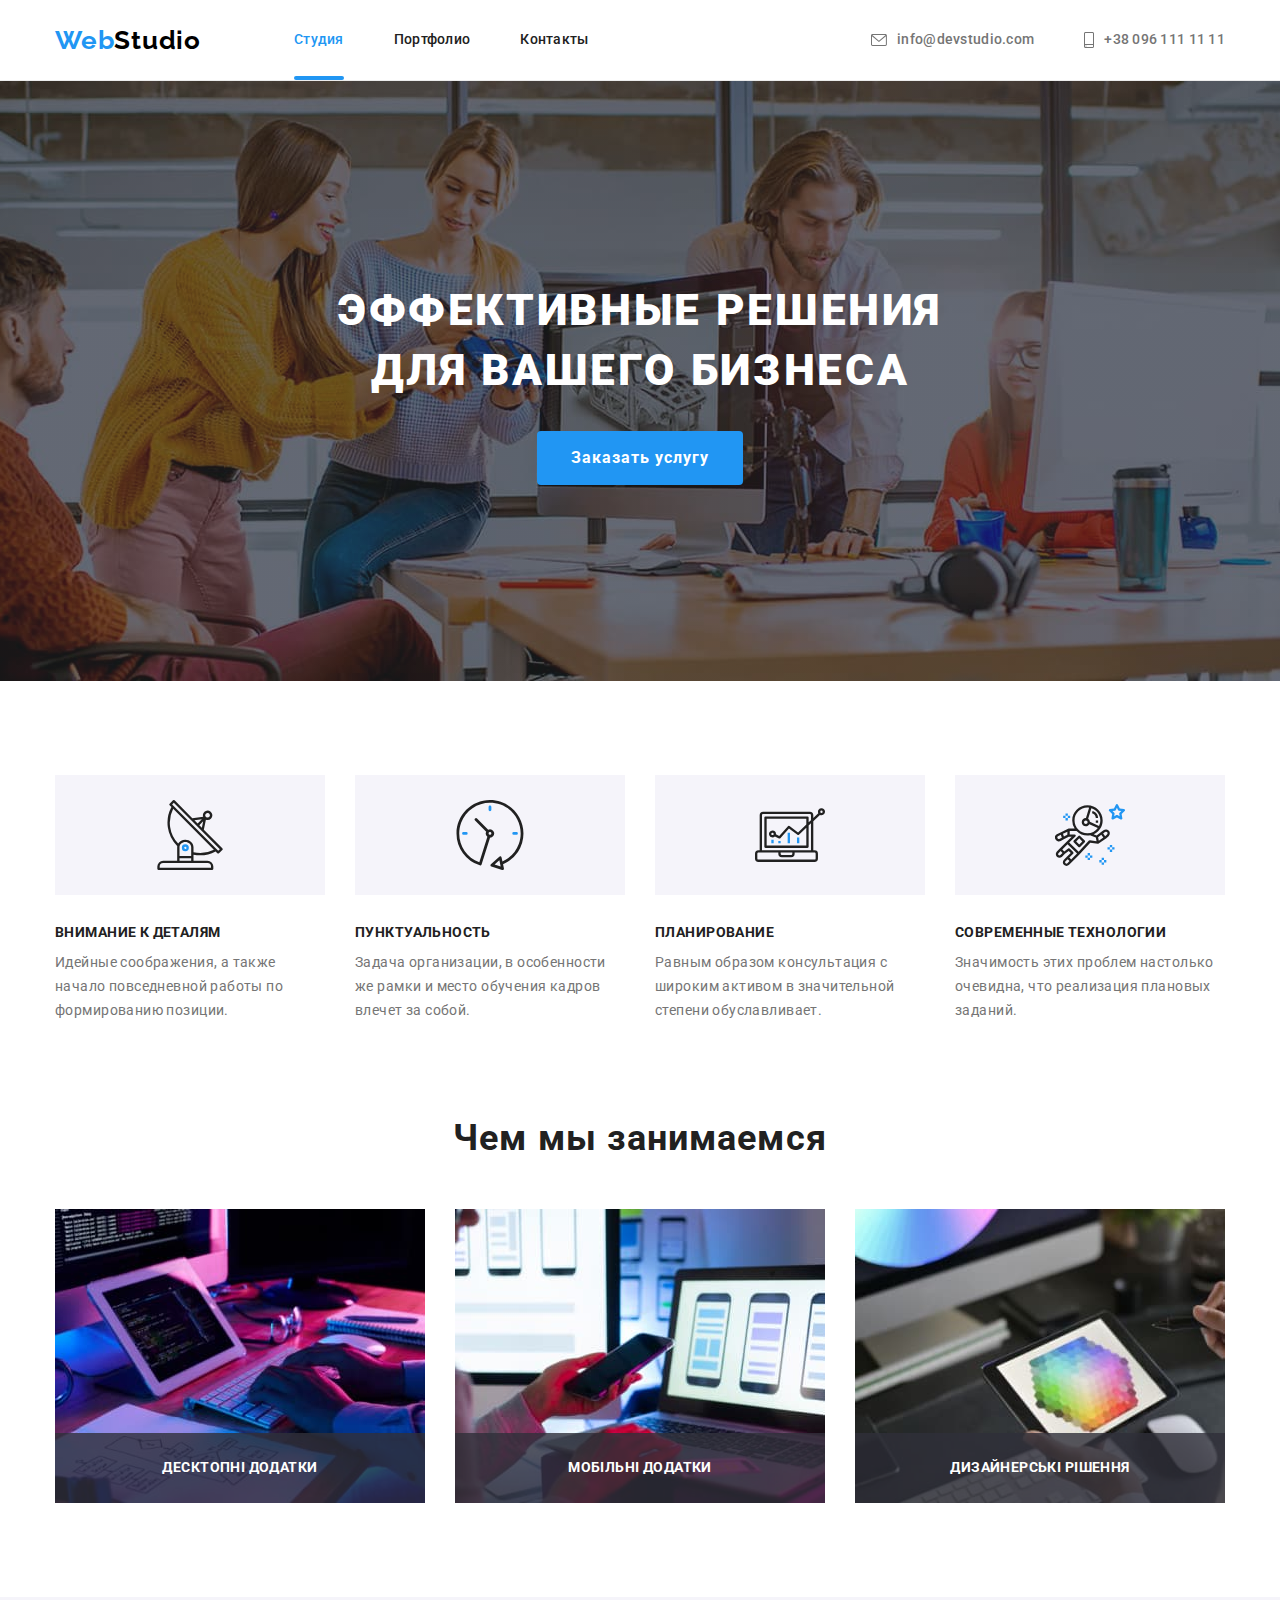
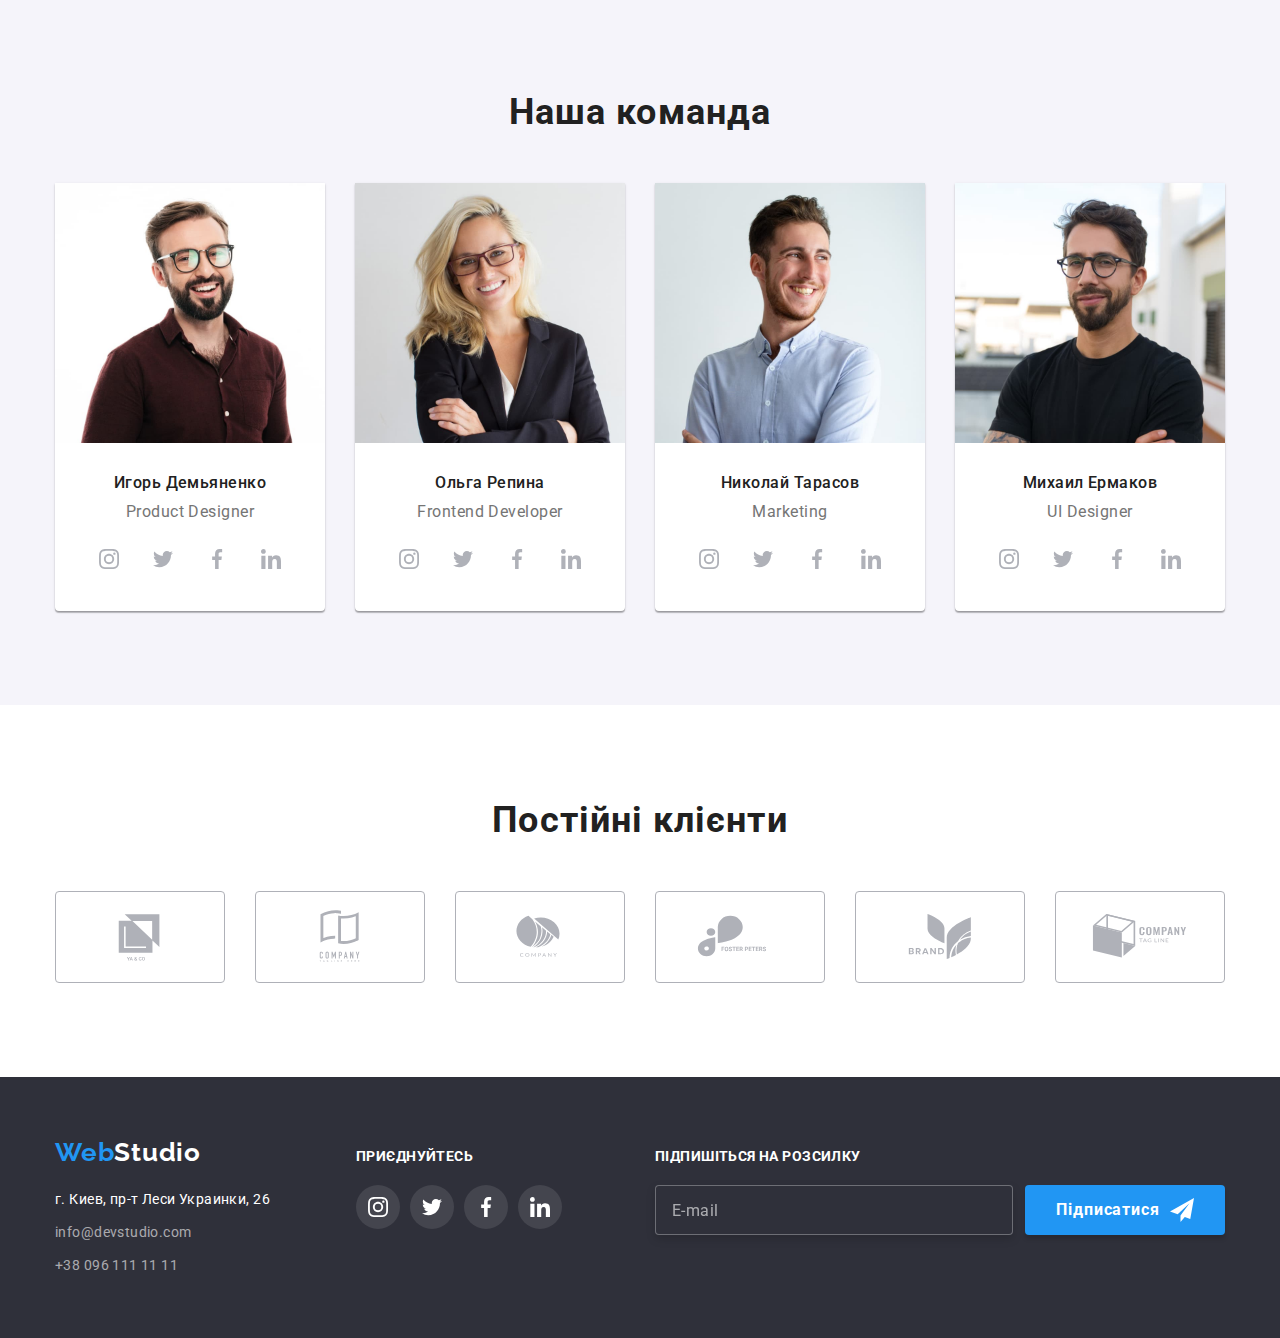
<file: index.html>
<!DOCTYPE html>
<html lang="en">

<head>
    <meta charset="UTF-8">
    <meta http-equiv="X-UA-Compatible" content="IE=edge">
    <meta name="viewport" content="width=device-width, initial-scale=1.0">
    <title>Document</title>
    <link rel="preconnect" href="https://fonts.googleapis.com">
    <link rel="preconnect" href="https://fonts.gstatic.com" crossorigin>
    <link href="https://fonts.googleapis.com/css2?family=Raleway:wght@700&family=Roboto:wght@400;500;700;900&display=swap"
        rel="stylesheet">
        <link rel="stylesheet" href="https://cdnjs.cloudflare.com/ajax/libs/modern-normalize/1.1.0/modern-normalize.min.css">
        <link rel="stylesheet" href="./css/main.min.css">
</head>

<body class="body">

    <header class="header">
        <div class="container header-container">
        <nav class="navigation">
            <a href="./index.html" class="logo header__logo link"><span class="logo__text">Web</span>Studio</a>
            <ul class="navigation__list list">
                <li class="navigation__item"><a href="" class="navigation__link current link">Студия</a></li>
                <li class="navigation__item"><a href="./portfolio.html" class="navigation__link link">Портфолио</a></li>
                <li class="navigation__item"><a href="" class="navigation__link link">Контакты</a></li>
            </ul>
        </nav>
        <ul class="connect list">
        <li class="connect__item">
            <a href="mailto:info@devstudio.com" class="connect__mailto link">
                <svg class="connect__icon" width="16" height="12">
                    <use href="./imges/icons.svg#icon-envelope"></use>
                </svg>
            info@devstudio.com</a></li>
        <li class="connect__item">
            <a href="tel:+380961111111" class="connect__tel link">
                <svg class="connect__icon" width="10" height="16">
                    <use href="./imges/icons.svg#icon-smartphone"></use>
                </svg>
            +38 096 111 11 11</a></li>
        </ul>
        </div>
    </header>

    <main>
        <section class="hero">
            <div class="container">
            <h1 class="hero__title">Эффективные решения для вашего бизнеса</h1>
            <button type="button" class="hero__btn" data-modal-open>Заказать услугу</button>
            </div>
        </section>

        <section class="benefits section">
            <div class="container">
            <h2 class="visually-hidden">Преимущества</h2>
            <ul class="benefits__list list">
                <li class="benefits__item">
                    <div class="benefits__thumb">
                        <svg class="benefits__icon" width="70" height="70">
                            <use href="./imges/icons.svg#icon-antenna"></use>
                        </svg>
                    </div>
                    <h3 class="benefits__title">Внимание к деталям</h3>
                    <p class="benefits__text">Идейные соображения, а также начало повседневной работы по формированию позиции.</p>
                </li>
                <li class="benefits__item">
                    <div class="benefits__thumb">
                        <svg class="benefits__icon" width="70" height="70">
                            <use href="./imges/icons.svg#icon-clock"></use>
                        </svg>
                    </div>
                    <h3 class="benefits__title">Пунктуальность</h3>
                    <p class="benefits__text">Задача организации, в особенности же рамки и место обучения кадров влечет за собой.</p>
                </li>
                <li class="benefits__item">
                    <div class="benefits__thumb">
                        <svg class="benefits__icon" width="70" height="70">
                            <use href="./imges/icons.svg#icon-diagram"></use>
                        </svg>
                    </div>
                    <h3 class="benefits__title">Планирование</h3>
                    <p class="benefits__text">Равным образом консультация с широким активом в значительной степени обуславливает.</p>
                </li>
                <li class="benefits__item"">
                    <div class="benefits__thumb">
                        <svg class="benefits__icon" width="70" height="70">
                            <use href="./imges/icons.svg#icon-astronaut"></use>
                        </svg>
                    </div>
                    <h3 class="benefits__title">Современные технологии</h3>
                    <p class="benefits__text">Значимость этих проблем настолько очевидна, что реализация плановых заданий.</p>
                </li>
            </ul>
            </div>
        </section>

        <section class="about">
            <div class="container">
            <h2 class="about__title">Чем мы занимаемся</h2>
            <ul class="about__list list">
                <li class="about__item">
                    <div class="about__wrap">
                        <img src="./imges/box-1.jpg" alt="монитор и печатающие руки на клавиатуре" width="370" height="294">
                        <p class="about__text">Десктопні додатки</p>
                    </div>
                </li>
                <li class="about__item">
                    <div class="about__wrap">
                        <img src="./imges/box-2.jpg" alt="открытый ноутбук и телефон в руках" width="370" height="294">
                        <p class="about__text">Мобільні додатки</p>
                    </div>
                </li>
                <li class="about__item">
                    <div class="about__wrap">
                        <img src="./imges/box-3.jpg" alt="планшет с цветным изображением в руках" width="370" height="294">
                        <p class="about__text">Дизайнерські рішення</p>
                    </div>
                </li>
            </ul>
            </div>
        </section>

        <section class="team section">
            <div class="container">
            <h2 class="team__title">Наша команда</h2>
            <ul class="team__list list">
                <li class="team__item">
                    <img src="./imges/teams-1.jpg" alt="мужчина" width="270" height="260">
                    <div class="team__box">
                    <h3 class="team__name">Игорь Демьяненко</h3>
                    <p class="team__text">Product Designer</p>
            <ul class="social list">
                <li class="social__item">
                    <a href="" class="social__link social__link--grey link">
                        <svg class="social__icon" width="20" height="20">
                            <use href="./imges/icons.svg#icon-instagram" ></use>
                        </svg>
                    </a>
                </li>
                <li class="social__item">
                    <a href="" class="social__link social__link--grey link"> 
                        <svg class="social__icon" width="20" height="20">
                            <use href="./imges/icons.svg#icon-twitter" ></use>
                    </svg></a>
                </li>
                <li class="social__item">
                    <a href="" class="social__link social__link--grey link">
                        <svg class="social__icon" width="20" height="20">
                            <use href="./imges/icons.svg#icon-facebook"></use></svg>
                    </a>
                </li>
                <li class="social__item">
                    <a href="" class="social__link social__link--grey link">
                        <svg class="social__icon" width="20" height="20">
                            <use href="./imges/icons.svg#icon-linkedin"></use></svg>
                        </a>
                </li>
            </ul>
            </div>
                
                </li>
                <li class="team__item">
                    <img src="./imges/teams-2.jpg" alt="женщина" width="270" height="260">
                    <div class="team__box">
                    <h3 class="team__name">Ольга Репина</h3>
                    <p class="team__text">Frontend Developer</p>
                                <ul class="social list">
                                    <li class="social__item">
                                        <a href="" class="social__link social__link--grey link">
                                            <svg class="social__icon" width="20" height="20">
                                                <use href="./imges/icons.svg#icon-instagram"></use>
                                            </svg>
                                        </a>
                                    </li>
                                    <li class="social__item">
                                        <a href="" class="social__link social__link--grey link">
                                            <svg class="social__icon" width="20" height="20">
                                                <use href="./imges/icons.svg#icon-twitter"></use>
                                            </svg></a>
                                    </li>
                                    <li class="social__item">
                                        <a href="" class="social__link social__link--grey link">
                                            <svg class="social__icon" width="20" height="20">
                                                <use href="./imges/icons.svg#icon-facebook"></use>
                                            </svg>
                                        </a>
                                    </li>
                                    <li class="social__item">
                                        <a href="" class="social__link social__link--grey link">
                                            <svg class="social__icon" width="20" height="20">
                                                <use href="./imges/icons.svg#icon-linkedin"></use>
                                            </svg>
                                        </a>
                                    </li>
                                </ul>
                                </div>
                </li>
                <li class="team__item">
                    <img src="./imges/teams-3.jpg" alt="мужчина" width="270" height="260">
                    <div class="team__box">
                    <h3 class="team__name">Николай Тарасов</h3>
                    <p class="team__text">Marketing</p>
                                <ul class="social list">
                                    <li class="social__item">
                                        <a href="" class="social__link social__link--grey link">
                                            <svg class="social__icon" width="20" height="20">
                                                <use href="./imges/icons.svg#icon-instagram"></use>
                                            </svg>
                                        </a>
                                    </li>
                                    <li class="social__item">
                                        <a href="" class="social__link social__link--grey link">
                                            <svg class="social__icon" width="20" height="20">
                                                <use href="./imges/icons.svg#icon-twitter"></use>
                                            </svg></a>
                                    </li>
                                    <li class="social__item">
                                        <a href="" class="social__link social__link--grey link">
                                            <svg class="social__icon" width="20" height="20">
                                                <use href="./imges/icons.svg#icon-facebook"></use>
                                            </svg>
                                        </a>
                                    </li>
                                    <li class="social__item">
                                        <a href="" class="social__link social__link--grey link">
                                            <svg class="social__icon" width="20" height="20">
                                                <use href="./imges/icons.svg#icon-linkedin"></use>
                                            </svg>
                                        </a>
                                    </li>
                                </ul>
                                </div>
                </li>
                <li class="team__item">
                    <img src="./imges/teams-4.jpg" alt="мужчина" width="270" height="260">
                    <div class="team__box">
                    <h3 class="team__name">Михаил Ермаков</h3>
                    <p class="team__text">UI Designer</p>
                                <ul class="social list">
                                    <li class="social__item">
                                        <a href="" class="social__link social__link--grey link">
                                            <svg class="social__icon" width="20" height="20">
                                                <use href="./imges/icons.svg#icon-instagram"></use>
                                            </svg>
                                        </a>
                                    </li>
                                    <li class="social__item">
                                        <a href="" class="social__link social__link--grey link">
                                            <svg class="social__icon" width="20" height="20">
                                                <use href="./imges/icons.svg#icon-twitter"></use>
                                            </svg></a>
                                    </li>
                                    <li class="social__item">
                                        <a href="" class="social__link social__link--grey link">
                                            <svg class="social__icon" width="20" height="20">
                                                <use href="./imges/icons.svg#icon-facebook"></use>
                                            </svg>
                                        </a>
                                    </li>
                                    <li class="social__item">
                                        <a href="" class="social__link social__link--grey link">
                                            <svg class="social__icon" width="20" height="20">
                                                <use href="./imges/icons.svg#icon-linkedin"></use>
                                            </svg>
                                        </a>
                                    </li>
                                </ul>
                                </div>
                </li>
            </ul>
            </div>
        </section>

        <section class="clients section">
            <div class="container">
                <h2 class="clients__title">Постійні клієнти</h2>
                <ul class="clients__list list">
                        <li class="clients__item">
                            <a href="" class="clients__link social__link--grey link">
                                <svg class="clients__icon" width="106" height="60">
                                    <use href="./imges/icons.svg#icon-Logo-6"></use>
                                </svg>
                            </a>
                        </li>
                        <li class="clients__item">
                            <a href="" class="clients__link social__link--grey link">
                                <svg class="clients__icon" width="106" height="60">
                                    <use href="./imges/icons.svg#icon-Logo-1"></use>
                                </svg>
                            </a>
                        </li>
                        <li class="clients__item">
                            <a href="" class="clients__link social__link--grey link">
                                <svg class="clients__icon" width="106" height="60">
                                    <use href="./imges/icons.svg#icon-Logo-2"></use>
                                </svg>
                            </a>
                        </li>
                        <li class="clients__item">
                            <a href="" class="clients__link social__link--grey link">
                                <svg class="clients__icon" width="106" height="60">
                                    <use href="./imges/icons.svg#icon-Logo-3"></use>
                                </svg>
                            </a>
                        </li>
                        <li class="clients__item">
                            <a href="" class="clients__link social__link--grey link">
                                <svg class="clients__icon" width="106" height="60">
                                    <use href="./imges/icons.svg#icon-Logo-4"></use>
                                </svg>
                            </a>
                        </li>
                        <li class="clients__item">
                            <a href="" class="clients__link social__link--grey link">
                                <svg class="clients__icon" width="106" height="60">
                                    <use href="./imges/icons.svg#icon-Logo-5"></use>
                                </svg>
                            </a>
                        </li>
                </ul>
            </div>
        </section>

    </main>

    <footer class="footer">
        <div class="footer__box container">
        <div class="footer__bloc">
        <a href="./index.html" class="logo footer__logo link"><span class="logo__text">Web</span>Studio</a>
        <address class="address">
            <ul class="address__list list">
                <li class="address__item">
                    <a href="https://goo.gl/maps/8jE5HyTVYEjCZsJu9" target="_blank"
                        rel="noopener noreferrer nofollow" class="address__contacts address__contacts--white link">г. Киев, пр-т Леси Украинки, 26</a>
                </li>
                <li class="address__item">
                    <a href="mailto:info@devstudio.com" class="address__contacts address__contacts--grey link">info@devstudio.com</a>
                </li>
                <li class="address__item">
                    <a href="tel:+380961111111" class="address__contacts address__contacts--grey link">+38 096 111 11 11</a>
                </li>
            </ul>
        </address>
        </div>
        <div class="social-networks">
            <h3 class="footer__title">приєднуйтесь</h3>
                                <ul class="social list">
                                    <li class="social__item">
                                        <a href="" class="social__link social__link--white link">
                                            <svg class="social__icon" width="20" height="20">
                                                <use href="./imges/icons.svg#icon-instagram"></use>
                                            </svg>
                                        </a>
                                    </li>
                                    <li class="social__item">
                                        <a href="" class="social__link social__link--white link">
                                            <svg class="social__icon" width="20" height="20">
                                                <use href="./imges/icons.svg#icon-twitter"></use>
                                            </svg></a>
                                    </li>
                                    <li class="social__item">
                                        <a href="" class="social__link social__link--white link">
                                            <svg class="social__icon" width="20" height="20">
                                                <use href="./imges/icons.svg#icon-facebook"></use>
                                            </svg>
                                        </a>
                                    </li>
                                    <li class="social__item">
                                        <a href="" class="social__link social__link--white link">
                                            <svg class="social__icon" width="20" height="20">
                                                <use href="./imges/icons.svg#icon-linkedin"></use>
                                            </svg>
                                        </a>
                                    </li>
                                </ul>
        </div>
        
        <form class="form">
            <h3 class="footer__title">Підпишіться на розсилку</h3>
            <div class="form__box">
            <input type="email" name="email" placeholder="E-mail" class="form__input"/>
            <button type="submit" class="form__button"><span class="form__text">Підписатися</span>
                <svg class="form__icon" width="24" height="24">
                    <use href="./imges/icons.svg#icon-icon-send"></use>
                </svg>
            </button>
            </div>
        </form>
        </div>
    </footer>

    <div class="backdrop is-hidden" data-modal>
        <div class="modal">
            <button type="button" class="modal__button" data-modal-close>
                <svg class="modal__icon" width="14" height="14">
                    <use href="./imges/icons.svg#icon-close-black-18dp-2-1"></use>
                </svg>
            </button>
            <p class="modal__title">Залиште свої дані, ми вам передзвонимо</p>
            <form class="modal__form">
                <div class="modal__field">
                <label class="modal__label" for="username">Ім'я</label>
                <div class="modal__input-wrap">  
                <input type="text" name="username" id="username" class="modal__input"/>
                    <svg class="modal__input-icon" width="18" height="18">
                        <use href="./imges/icons.svg#icon-person-black-18dp-1-1"></use>
                    </svg>
                    </div>
                </div>
                
                <div class="modal__field">
                <label class="modal__label" for="tel">Телефон</label>
                    <div class="modal__input-wrap">
                        <input type="tel" name="tel" id="tel" value=" " class="modal__input"/>
                            <svg class="modal__input-icon" width="18" height="18">
                                <use href="./imges/icons.svg#icon-phone-black"></use>
                            </svg>
                    </div>
                </div>
                
                <div class="modal__field">
                <label class="modal__label" for="email">Пошта</label>
                    <div class="modal__input-wrap">
                <input type="email" name="email" id="email" value=" " class="modal__input"/>
                    <svg class="modal__input-icon" width="18" height="18">
                        <use href="./imges/icons.svg#icon-email-black"></use>
                    </svg>
                    </div>
                </div>

                <div class="modal__field-coment">
                <label class="modal__label" for="field">Коментар</label>
                    <textarea name="feedback" rows="10" id="field" placeholder="Введіть текст" class="modal__feedback"></textarea>
                </div>

                <div class="modal__policy">
                <input type="checkbox" name="policy" id="policy" class="modal__checkbox-policy visually-hidden" value="true"> 
                <label for="policy" class="modal__label-policy modal__label-policy--grey">
                    <span class="modal__chec">
                        <svg class="modal__chec-icon" width="11" height="8">
                            <use href="./imges/icons.svg#icon-icon-check-1"></use>
                        </svg>
                    </span>
                    <span>Погоджуюся з розсилкою та приймаю</span><a href="" class="modal__label-policy modal__label-policy--link">Умови договору</a></label> 
                </div>

                <button type="submit" class="form__button"><span class="form__text">Відправити</span></button>

            </form>
        </div>
    </div>
    <script src="./js/modal.js"></script>
</body>
</html>
</file>
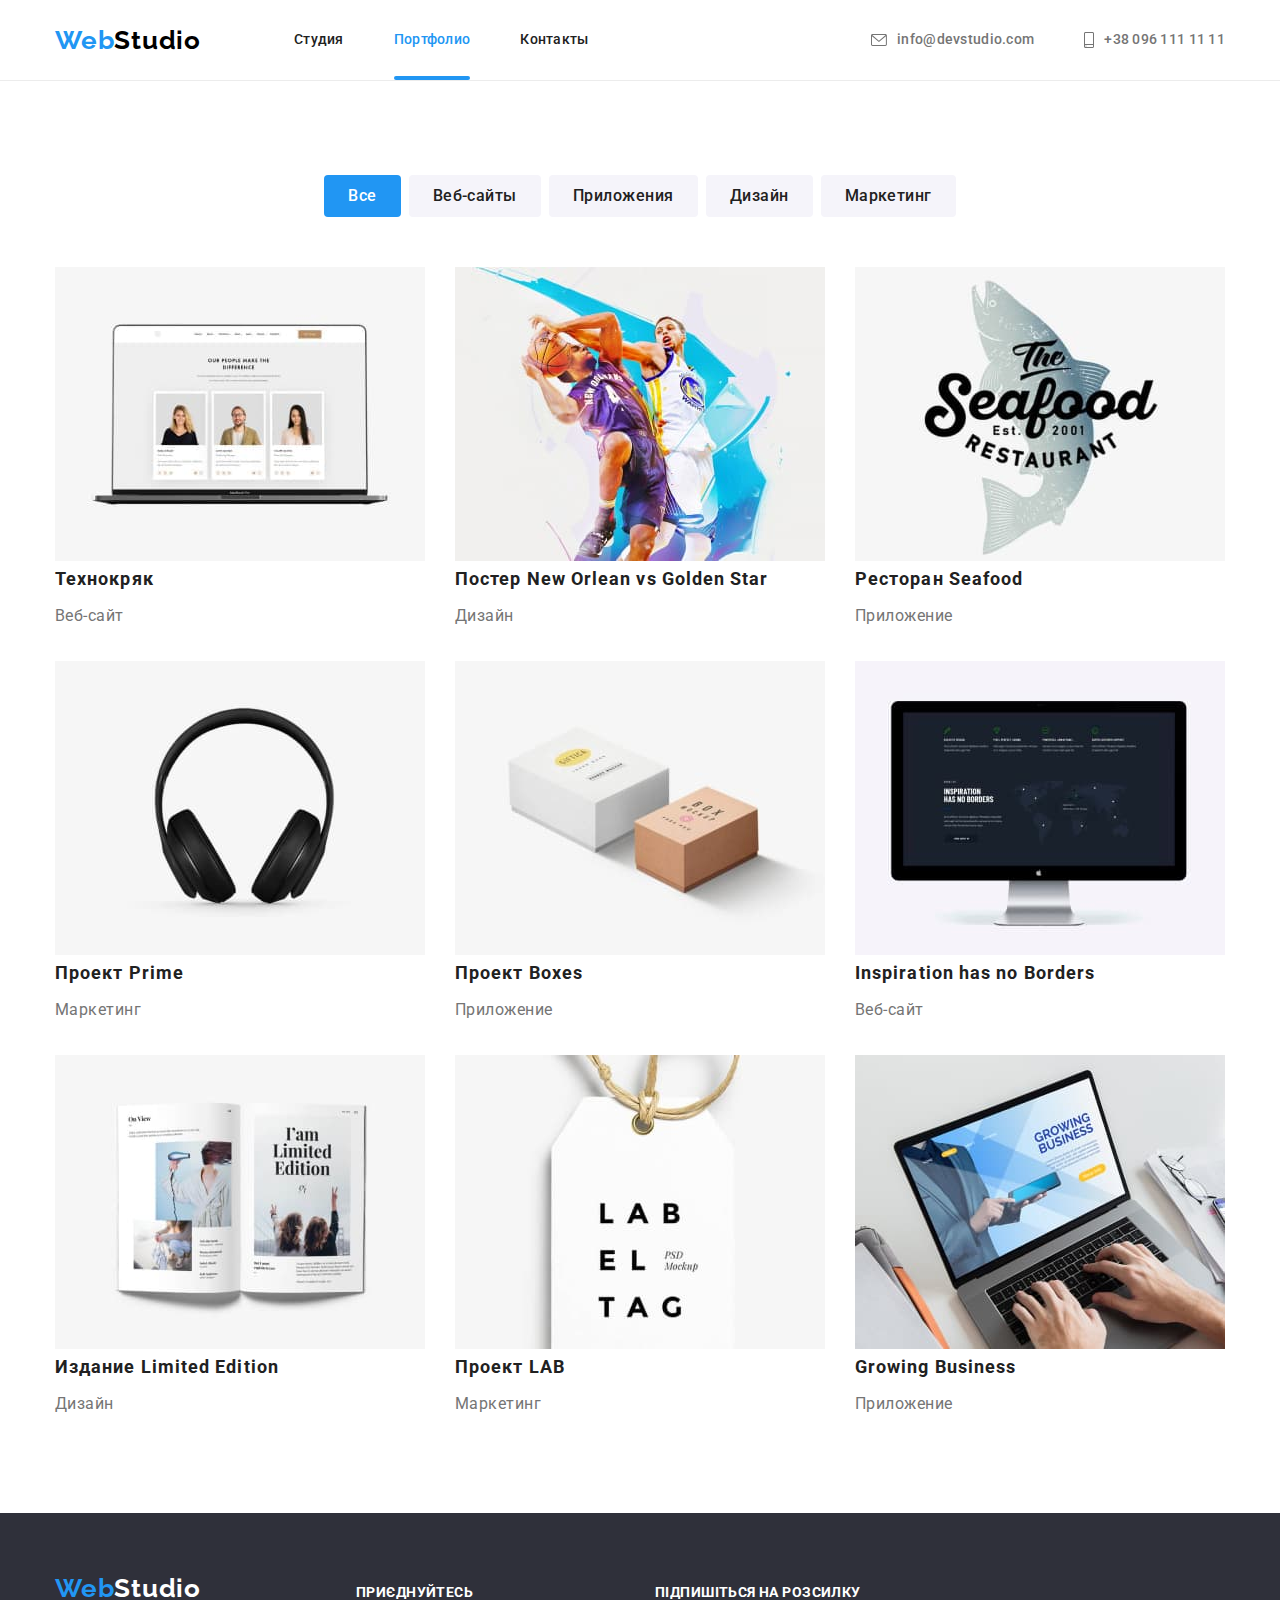
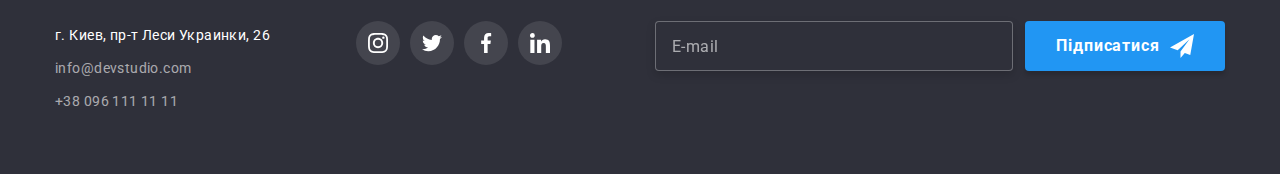
<file: portfolio.html>
<!DOCTYPE html>
<html lang="en">

<head>
    <meta charset="UTF-8">
    <meta http-equiv="X-UA-Compatible" content="IE=edge">
    <meta name="viewport" content="width=device-width, initial-scale=1.0">
    <title>Document</title>
    <link rel="preconnect" href="https://fonts.googleapis.com">
    <link rel="preconnect" href="https://fonts.gstatic.com" crossorigin>
    <link
        href="https://fonts.googleapis.com/css2?family=Raleway:wght@700&family=Roboto:wght@400;500;700;900&display=swap"
        rel="stylesheet">
        <link rel="stylesheet" href="https://cdnjs.cloudflare.com/ajax/libs/modern-normalize/1.1.0/modern-normalize.min.css">
        <link rel="stylesheet" href="./css/main.min.css">
</head>

<body class="body">

    <header class="header">
        <div class="container header-container">
        <nav class="navigation">
            <a href="./index.html" class="logo header__logo link"><span class="logo__text">Web</span>Studio</a>
            <ul class="navigation__list list">
                <li class="navigation__item"><a href="./index.html" class="navigation__link link">Студия</a></li>
                <li class="navigation__item"><a href="" class="navigation__link current link">Портфолио</a></li>
                <li class="navigation__item"><a href="" class="navigation__link link">Контакты</a></li>
            </ul>
        </nav>
        <ul class="connect list">
            <li class="connect__item">
                <a href="mailto:info@devstudio.com" class="connect__mailto link">
                    <svg class="connect__icon" width="16" height="12">
                        <use href="./imges/icons.svg#icon-envelope"></use>
                    </svg>
                    info@devstudio.com</a>
            </li>
            <li class="connect__item">
                <a href="tel:+380961111111" class="connect__tel link">
                    <svg class="connect__icon" width="10" height="16">
                        <use href="./imges/icons.svg#icon-smartphone"></use>
                    </svg>
                    +38 096 111 11 11</a>
            </li>
        </ul>
        </div>
    </header>

    <main>
        <section class="portfolio section">
            <div class="container">
        <h1 class="visually-hidden">Портфолио</h1>
        <ul class="portfolio__btn-list list">
            <li><button type="button" class="portfolio__btn portfolio__btn--all">Все</button></li>
            <li><button type="button" class="portfolio__btn">Веб-сайты</button></li>
            <li><button type="button" class="portfolio__btn">Приложения</button></li>
            <li><button type="button" class="portfolio__btn">Дизайн</button></li>
            <li><button type="button" class="portfolio__btn">Маркетинг</button></li>
        </ul>
        <ul class="card__list list">
            <li class="card__item">
                <a href="" class="card__link link">
                    <div class="card__wrap">
                        <img src="./imges/portfolio-1.jpg" alt="компъютер с сайтом" width="370" height="294" class="card__img">
                        <p class="card__description">Ресурс пропонує комплексні пропозиції з різним рівнем функціоналу та сервісів. Все це дозволить відвідувачу отримати
                        вичерпні відомості про компанію чи приватну особу.</p>
                    </div>
                    <div class="card__box"> 
                        <h2 class="card__title">Технокряк</h2>
                        <p class="card__text">Веб-сайт</p></div></a></li>
            
            <li class="card__item">
                <a href="" class="card__link link">
                    <div class="card__wrap">
                        <img src="./imges/portfolio-2.jpg" alt="два баскетболиста" width="370" height="294" class="card__img">
                        <p class="card__description">Ресурс пропонує комплексні пропозиції з різним рівнем функціоналу та сервісів. Все це
                        дозволить відвідувачу отримати
                        вичерпні відомості про компанію чи приватну особу.</p>
                    </div>
                    <div class="card__box"> 
                        <h2 class="card__title">Постер New Orlean vs Golden Star</h2>
                        <p class="card__text">Дизайн</p></div></a></li>
            
            <li class="card__item">
                <a href="" class="card__link link">
                    <div class="card__wrap">
                        <img src="./imges/portfolio-3.jpg" alt="логотип с рыбой" width="370" height="294"class="card__img">
                        <p class="card__description">Ресурс пропонує комплексні пропозиції з різним рівнем функціоналу та сервісів. Все це
                        дозволить відвідувачу отримати
                        вичерпні відомості про компанію чи приватну особу.</p>
                        </div>
                    <div class="card__box"> 
                            <h2 class="card__title">Ресторан Seafood</h2>
                            <p class="card__text">Приложение</p></div></a></li>
            
            <li class="card__item">
                <a href="" class="card__link link">
                    <div class="card__wrap">
                        <img src="./imges/portfolio-4.jpg" alt="наушники" width="370" height="294"class="card__img">
                        <p class="card__description">Ресурс пропонує комплексні пропозиції з різним рівнем функціоналу та сервісів. Все це
                        дозволить відвідувачу отримати
                        вичерпні відомості про компанію чи приватну особу.</p>
                    </div>
                    <div class="card__box"> 
                            <h2 class="card__title">Проект Prime</h2>
                            <p class="card__text">Маркетинг</p></div></a></li>

            <li class="card__item">
                <a href="" class="card__link link">
                    <div class="card__wrap">
                        <img src="./imges/portfolio-5.jpg" alt="две коробки" width="370" height="294"class="card__img">
                        <p class="card__description">Ресурс пропонує комплексні пропозиції з різним рівнем функціоналу та сервісів. Все це
                        дозволить відвідувачу отримати
                        вичерпні відомості про компанію чи приватну особу.</p>
                    </div>
                    <div class="card__box"> 
                            <h2 class="card__title">Проект Boxes</h2>
                            <p class="card__text">Приложение</p></div></a></li>

            <li class="card__item">
                <a href="" class="card__link link">
                    <div class="card__wrap">
                        <img src="./imges/portfolio-6.jpg" alt="монитор компъютера" width="370" height="294"class="card__img">
                        <p class="card__description">Ресурс пропонує комплексні пропозиції з різним рівнем функціоналу та сервісів. Все це
                        дозволить відвідувачу отримати
                        вичерпні відомості про компанію чи приватну особу.</p>
                    </div>
                    <div class="card__box"> 
                            <h2 class="card__title">Inspiration has no Borders</h2>
                            <p class="card__text">Веб-сайт</p></div></a></li>

            <li class="card__item">
                <a href="" class="card__link link">
                    <div class="card__wrap">
                        <img src="./imges/portfolio-7.jpg" alt="открытый журнал" width="370" height="294"class="card__img">
                        <p class="card__description">Ресурс пропонує комплексні пропозиції з різним рівнем функціоналу та сервісів. Все це
                        дозволить відвідувачу отримати
                        вичерпні відомості про компанію чи приватну особу.</p>
                    </div>
                    <div class="card__box"> 
                            <h2 class="card__title">Издание Limited Edition</h2>
                            <p class="card__text">Дизайн</p></div></a></li>

            <li class="card__item">
                <a href="" class="card__link link">
                    <div class="card__wrap">
                        <img src="./imges/portfolio-8.jpg" alt="бирка" width="370" height="294"class="card__img">
                        <p class="card__description">Ресурс пропонує комплексні пропозиції з різним рівнем функціоналу та сервісів. Все це
                        дозволить відвідувачу отримати
                        вичерпні відомості про компанію чи приватну особу.</p>
                    </div>
                    <div class="card__box"> 
                            <h2 class="card__title">Проект LAB</h2>
                        <p class="card__text">Маркетинг</p></div></a></li>

            <li class="card__item">   
                <a href="" class="card__link link">
                    <div class="card__wrap">
                        <img src="./imges/portfolio-9.jpg" alt="ноутбук" width="370" height="294"class="card__img">
                        <p class="card__description">Ресурс пропонує комплексні пропозиції з різним рівнем функціоналу та сервісів. Все це
                        дозволить відвідувачу отримати
                        вичерпні відомості про компанію чи приватну особу.</p>
                    </div>
                    <div class="card__box"> 
                            <h2 class="card__title">Growing Business</h2>
                        <p class="card__text">Приложение</p></div></a></li>
        </ul>
        </div>
        </section>
    </main>

    <footer class="footer">
        <div class="footer__box container">
            <div class="footer__bloc">
                <a href="./index.html" class="logo footer__logo link"><span class="logo__text">Web</span>Studio</a>
                <address class="address">
                    <ul class="address__list list">
                        <li class="address__item">
                            <a href="https://goo.gl/maps/8jE5HyTVYEjCZsJu9" target="_blank"
                                rel="noopener noreferrer nofollow"
                                class="address__contacts address__contacts--white link">г. Киев, пр-т Леси Украинки, 26</a>
                        </li>
                        <li class="address__item">
                            <a href="mailto:info@devstudio.com"
                                class="address__contacts address__contacts--grey link">info@devstudio.com</a>
                        </li>
                        <li class="address__item">
                            <a href="tel:+380961111111" class="address__contacts address__contacts--grey link">+38 096 111
                                11 11</a>
                        </li>
                    </ul>
                </address>
            </div>
            <div class="social-networks">
                <h3 class="footer__title">приєднуйтесь</h3>
                <ul class="social list">
                    <li class="social__item">
                        <a href="" class="social__link social__link--white link">
                            <svg class="social__icon" width="20" height="20">
                                <use href="./imges/icons.svg#icon-instagram"></use>
                            </svg>
                        </a>
                    </li>
                    <li class="social__item">
                        <a href="" class="social__link social__link--white link">
                            <svg class="social__icon" width="20" height="20">
                                <use href="./imges/icons.svg#icon-twitter"></use>
                            </svg></a>
                    </li>
                    <li class="social__item">
                        <a href="" class="social__link social__link--white link">
                            <svg class="social__icon" width="20" height="20">
                                <use href="./imges/icons.svg#icon-facebook"></use>
                            </svg>
                        </a>
                    </li>
                    <li class="social__item">
                        <a href="" class="social__link social__link--white link">
                            <svg class="social__icon" width="20" height="20">
                                <use href="./imges/icons.svg#icon-linkedin"></use>
                            </svg>
                        </a>
                    </li>
                </ul>
            </div>
    
            <form class="form">
                <h3 class="footer__title">Підпишіться на розсилку</h3>
                <div class="form__box">
                    <input type="email" name="email" placeholder="E-mail" class="form__input" />
                    <button type="submit" class="form__button"><span class="form__text">Підписатися</span>
                        <svg class="form__icon" width="24" height="24">
                            <use href="./imges/icons.svg#icon-icon-send"></use>
                        </svg>
                    </button>
                </div>
            </form>
        </div>
    </footer>

    </body>
    
    </html>
</file>
<file: css/main.min.css>
:root{--color-text: #757575;--color-title: #212121;--color-link: #2196F3}.visually-hidden{position:absolute;white-space:nowrap;width:1px;height:1px;overflow:hidden;border:0;padding:0;clip:rect(0 0 0 0);-webkit-clip-path:inset(50%);clip-path:inset(50%);margin:-1px}p,h1,h2,h3,h4,h5,h6{margin:0}ul{margin:0;padding-left:0}img{display:block}.body{font-family:"Roboto",sans-serif}.list{list-style:none}.link{text-decoration:none}.section{padding-bottom:94px;padding-top:94px}.container{width:1200px;margin-left:auto;margin-right:auto;padding-left:15px;padding-right:15px}.navigation{display:-webkit-box;display:-ms-flexbox;display:flex;-webkit-box-align:center;-ms-flex-align:center;align-items:center}.navigation__list{display:-webkit-box;display:-ms-flexbox;display:flex;-webkit-box-align:center;-ms-flex-align:center;align-items:center;gap:50px}.navigation__link{display:block;padding-top:32px;padding-bottom:32px;font-weight:500;font-size:14px;line-height:1.14;letter-spacing:.02em;color:var(--color-title);-webkit-transition:color 250ms cubic-bezier(0.4, 0, 0.2, 1);transition:color 250ms cubic-bezier(0.4, 0, 0.2, 1)}.navigation__link:hover,.navigation__link:focus{color:var(--color-link)}.header{border-bottom:#ececec 1px solid}.header>.container{display:-webkit-box;display:-ms-flexbox;display:flex}.header__logo{margin-right:93px;color:#000}.logo{font-weight:700;font-size:26px;line-height:1.19;letter-spacing:.03em;font-family:"Raleway";font-style:normal}.logo__text{font-weight:700;font-size:26px;line-height:1.19;letter-spacing:.03em;font-family:"Raleway";font-style:normal;color:var(--color-link)}.current{color:var(--color-link);position:relative}.current::after{content:"";width:100%;height:4px;background:var(--color-link);border-radius:2px;position:absolute;bottom:0;right:0}.connect{display:-webkit-box;display:-ms-flexbox;display:flex;-webkit-box-align:center;-ms-flex-align:center;align-items:center;gap:50px;margin-left:auto}.connect__tel{padding-top:32px;padding-bottom:32px;font-weight:500;font-size:14px;line-height:1.14;letter-spacing:.02em;color:var(--color-text);display:-webkit-box;display:-ms-flexbox;display:flex;-webkit-box-align:center;-ms-flex-align:center;align-items:center;-webkit-transition:color 250ms cubic-bezier(0.4, 0, 0.2, 1);transition:color 250ms cubic-bezier(0.4, 0, 0.2, 1)}.connect__tel:hover,.connect__tel:focus{color:var(--color-link)}.connect__mailto{padding-top:32px;padding-bottom:32px;font-weight:500;font-size:14px;line-height:1.14;letter-spacing:.02em;color:var(--color-text);display:-webkit-box;display:-ms-flexbox;display:flex;-webkit-box-align:center;-ms-flex-align:center;align-items:center;-webkit-transition:color 250ms cubic-bezier(0.4, 0, 0.2, 1);transition:color 250ms cubic-bezier(0.4, 0, 0.2, 1)}.connect__mailto:hover,.connect__mailto:focus{color:var(--color-link)}.connect__icon{margin-right:10px;fill:currentColor}.hero{background-color:#2f303a;background-color:#2f303a;background-image:-webkit-gradient(linear, left top, left bottom, from(rgba(47, 55, 58, 0.4)), to(rgba(47, 55, 58, 0.4))),url(../imges/hero-bg.jpg);background-image:linear-gradient(rgba(47, 55, 58, 0.4), rgba(47, 55, 58, 0.4)),url(../imges/hero-bg.jpg);margin-left:auto;margin-right:auto;background-repeat:no-repeat;background-position:center;background-size:cover;max-width:1600px;height:600px;padding-top:200px;padding-bottom:200px}.hero__title{margin-bottom:30px;margin-right:auto;margin-left:auto;width:696px;font-weight:900;font-size:44px;line-height:1.36;letter-spacing:.06em;text-align:center;text-transform:uppercase;color:#fff}.hero__btn{display:inline-block;margin:0 auto;padding:10px 32px;border-color:rgba(0,0,0,0);border-radius:4px;font-weight:700;font-size:16px;line-height:1.88;letter-spacing:.06em;display:-webkit-box;display:-ms-flexbox;display:flex;-webkit-box-align:center;-ms-flex-align:center;align-items:center;text-align:center;color:#fff;cursor:pointer;background-color:var(--color-link);-webkit-transition:background-color 250ms cubic-bezier(0.4, 0, 0.2, 1);transition:background-color 250ms cubic-bezier(0.4, 0, 0.2, 1)}.hero__btn:hover,.hero__btn:focus{background-color:#188ce8}.benefits__list{display:-webkit-box;display:-ms-flexbox;display:flex}.benefits__item{width:270px;margin-right:30px}.benefits__item:nth-child(4n){margin-right:0}.benefits__thumb{width:270px;height:120px;background-color:#f5f4fa;display:-webkit-box;display:-ms-flexbox;display:flex;-webkit-box-align:center;-ms-flex-align:center;align-items:center;-webkit-box-pack:center;-ms-flex-pack:center;justify-content:center;margin-bottom:30px}.benefits__title{font-size:14px;line-height:1.14;letter-spacing:.03em;text-transform:uppercase;color:var(--color-title)}.benefits__text{margin-top:10px;font-size:14px;line-height:1.71;letter-spacing:.03em;color:var(--color-text)}.about{padding-bottom:94px}.about__title{margin-bottom:50px;font-size:36px;line-height:1.17;letter-spacing:.03em;text-align:center;color:var(--color-title)}.about__list{display:-webkit-box;display:-ms-flexbox;display:flex;gap:30px}.about__wrap{position:relative}.about__text{font-weight:700;font-size:14px;line-height:1.14;letter-spacing:.03em;text-align:center;text-transform:uppercase;color:#fff;background-color:rgba(47,48,58,.8);width:100%;min-height:70px;display:-webkit-box;display:-ms-flexbox;display:flex;-webkit-box-align:center;-ms-flex-align:center;align-items:center;-webkit-box-pack:center;-ms-flex-pack:center;justify-content:center;position:absolute;bottom:0}.team{background-color:#f5f4fa}.team__list{display:-webkit-box;display:-ms-flexbox;display:flex;gap:30px}.team__title{margin-bottom:50px;font-size:36px;line-height:1.17;letter-spacing:.03em;text-align:center;color:var(--color-title)}.team__item{background-color:#fff;-webkit-box-shadow:0px 1px 3px rgba(0,0,0,.12),0px 1px 1px rgba(0,0,0,.14),0px 2px 1px rgba(0,0,0,.2);box-shadow:0px 1px 3px rgba(0,0,0,.12),0px 1px 1px rgba(0,0,0,.14),0px 2px 1px rgba(0,0,0,.2);border-radius:0px 0px 4px 4px}.team__name{margin-bottom:10px;font-weight:500;font-size:16px;line-height:1.19;letter-spacing:.03em;text-align:center;color:var(--color-title)}.team__text{margin-bottom:16px;font-size:16px;line-height:1.19;letter-spacing:.03em;text-align:center;color:var(--color-text)}.team__box{padding:30px 0}.social{display:-webkit-box;display:-ms-flexbox;display:flex;-webkit-box-pack:center;-ms-flex-pack:center;justify-content:center;gap:10px}.social__link{width:44px;height:44px;border-radius:50%;display:-webkit-box;display:-ms-flexbox;display:flex;-webkit-box-align:center;-ms-flex-align:center;align-items:center;-webkit-box-pack:center;-ms-flex-pack:center;justify-content:center;-webkit-transition:fill 250ms cubic-bezier(0.4, 0, 0.2, 1),background-color 250ms cubic-bezier(0.4, 0, 0.2, 1);transition:fill 250ms cubic-bezier(0.4, 0, 0.2, 1),background-color 250ms cubic-bezier(0.4, 0, 0.2, 1)}.social__link:hover,.social__link:focus{background-color:#2196f3;fill:#fff}.social__link--grey{fill:#afb1b8}.clients__title{margin-bottom:50px;font-size:36px;line-height:1.17;letter-spacing:.03em;text-align:center;color:var(--color-title)}.clients__list{display:-webkit-box;display:-ms-flexbox;display:flex;gap:30px}.clients__item{display:-webkit-box;display:-ms-flexbox;display:flex;-webkit-box-pack:center;-ms-flex-pack:center;justify-content:center;-webkit-box-align:center;-ms-flex-align:center;align-items:center}.clients__link{display:-webkit-box;display:-ms-flexbox;display:flex;-webkit-box-pack:center;-ms-flex-pack:center;justify-content:center;-webkit-box-align:center;-ms-flex-align:center;align-items:center;fill:#afb1b8;width:170px;height:92px;border:1px solid #afb1b8;border-radius:4px;-webkit-transition:fill 250ms cubic-bezier(0.4, 0, 0.2, 1),border 250ms cubic-bezier(0.4, 0, 0.2, 1);transition:fill 250ms cubic-bezier(0.4, 0, 0.2, 1),border 250ms cubic-bezier(0.4, 0, 0.2, 1)}.clients__link:hover,.clients__link:focus{fill:var(--color-link);border:1px solid var(--color-link)}.footer{background-color:#2f303a;padding:60px 0}.footer__box{display:-webkit-box;display:-ms-flexbox;display:flex;-webkit-box-align:baseline;-ms-flex-align:baseline;align-items:baseline}.footer__bloc{margin-right:70px}.footer__logo{margin-bottom:20px;display:inline-block;color:#fff}.address{width:231px}.address__item{margin-bottom:9px}.address__item:nth-last-child(-n+1){margin-bottom:0}.address__contacts{font-size:14px;line-height:1.71;letter-spacing:.03em;font-style:normal}.address__contacts:hover,.address__contacts:focus{color:#fff}.address__contacts--white{color:#fff}.address__contacts--grey{color:rgba(255,255,255,.6)}.footer__title{margin-bottom:20px;font-weight:700;font-size:14px;line-height:1.14;letter-spacing:.03em;text-transform:uppercase;color:#fff}.social__link--white{background-color:rgba(255,255,255,.1);fill:#fff}.form{width:100%;display:-webkit-box;display:-ms-flexbox;display:flex;-ms-flex-wrap:wrap;flex-wrap:wrap;margin-left:93px}.form__box{display:-webkit-box;display:-ms-flexbox;display:flex;width:100%;-webkit-box-pack:end;-ms-flex-pack:end;justify-content:flex-end}.form__input{border:1px solid rgba(255,255,255,.3);-webkit-filter:drop-shadow(0px 4px 4px rgba(0, 0, 0, 0.15));filter:drop-shadow(0px 4px 4px rgba(0, 0, 0, 0.15));border-radius:4px;width:358px;height:50px;background-color:#2f303a;margin-right:12px;padding-left:16px;outline:none;color:#fff}.form__button{background:var(--color-link);border:var(--color-link);-webkit-box-shadow:0px 4px 4px rgba(0,0,0,.15);box-shadow:0px 4px 4px rgba(0,0,0,.15);border-radius:4px;display:-webkit-box;display:-ms-flexbox;display:flex;-webkit-box-align:center;-ms-flex-align:center;align-items:center;-webkit-box-pack:center;-ms-flex-pack:center;justify-content:center;margin:0 auto;width:200px;height:50px;-webkit-transition:background-color 250ms cubic-bezier(0.4, 0, 0.2, 1);transition:background-color 250ms cubic-bezier(0.4, 0, 0.2, 1)}.form__icon{fill:#fff}.form__button:hover,.form__button:focus{background-color:#188ce8;cursor:pointer}.form__text{font-weight:700;font-size:16px;line-height:1.88;letter-spacing:.06em;text-align:center;color:#fff;margin-right:10px}.form__input::-webkit-input-placeholder{font-size:16px;line-height:1.25;letter-spacing:.03em;display:-webkit-box;display:flex;-webkit-box-align:center;align-items:center;color:rgba(255,255,255,.6)}.form__input::-moz-placeholder{font-size:16px;line-height:1.25;letter-spacing:.03em;display:flex;align-items:center;color:rgba(255,255,255,.6)}.form__input:-ms-input-placeholder{font-size:16px;line-height:1.25;letter-spacing:.03em;display:-ms-flexbox;display:flex;-ms-flex-align:center;align-items:center;color:rgba(255,255,255,.6)}.form__input::-ms-input-placeholder{font-size:16px;line-height:1.25;letter-spacing:.03em;display:-ms-flexbox;display:flex;-ms-flex-align:center;align-items:center;color:rgba(255,255,255,.6)}.form__input::placeholder{font-size:16px;line-height:1.25;letter-spacing:.03em;display:-webkit-box;display:-ms-flexbox;display:flex;-webkit-box-align:center;-ms-flex-align:center;align-items:center;color:rgba(255,255,255,.6)}.backdrop{position:fixed;top:0;width:100%;height:100%;background-color:rgba(0,0,0,.2);-webkit-transition:opacity 250ms cubic-bezier(0.4, 0, 0.2, 1),visibility 250ms cubic-bezier(0.4, 0, 0.2, 1);transition:opacity 250ms cubic-bezier(0.4, 0, 0.2, 1),visibility 250ms cubic-bezier(0.4, 0, 0.2, 1)}.is-hidden{visibility:hidden;opacity:0;pointer-events:none}.modal{width:528px;min-height:581px;padding:40px;background:#fff;-webkit-box-shadow:0px 1px 3px rgba(0,0,0,.12),0px 1px 1px rgba(0,0,0,.14),0px 2px 1px rgba(0,0,0,.2);box-shadow:0px 1px 3px rgba(0,0,0,.12),0px 1px 1px rgba(0,0,0,.14),0px 2px 1px rgba(0,0,0,.2);border-radius:4px;position:absolute;top:50%;left:50%;-webkit-transform:translate(-50%, -50%);transform:translate(-50%, -50%);-webkit-transition:-webkit-transform 250ms cubic-bezier(0.4, 0, 0.2, 1);transition:-webkit-transform 250ms cubic-bezier(0.4, 0, 0.2, 1);transition:transform 250ms cubic-bezier(0.4, 0, 0.2, 1);transition:transform 250ms cubic-bezier(0.4, 0, 0.2, 1), -webkit-transform 250ms cubic-bezier(0.4, 0, 0.2, 1)}.backdrop.is-hidden .modal{-webkit-transform:translate(-50%, -50%) scale(1.2);transform:translate(-50%, -50%) scale(1.2)}.modal__button{width:30px;height:30px;background:#fff;border:1px solid rgba(0,0,0,.1);border-radius:50%;position:absolute;top:8px;right:8px;display:-webkit-box;display:-ms-flexbox;display:flex;-webkit-box-align:center;-ms-flex-align:center;align-items:center;-webkit-box-pack:center;-ms-flex-pack:center;justify-content:center;cursor:pointer}.modal__icon{-webkit-transition:fill 250ms cubic-bezier(0.4, 0, 0.2, 1);transition:fill 250ms cubic-bezier(0.4, 0, 0.2, 1)}.modal__button:focus .modal__icon,.modal__button:hover .modal__icon{fill:#2196f3}.modal__field{margin-bottom:10px}.modal__title{font-weight:700;font-size:20px;line-height:1.15;letter-spacing:.03em;text-align:center;color:var(--color-title);margin-bottom:12px}.modal__label{font-size:12px;line-height:1.17;letter-spacing:.01em;color:#757575;display:block;margin-bottom:4px}.modal__input-wrap{position:relative}.modal__input{width:100%;height:40px;padding-left:42px;border:1px solid rgba(33,33,33,.2);border-radius:4px;-webkit-transition:border-color 250ms cubic-bezier(0.4, 0, 0.2, 1);transition:border-color 250ms cubic-bezier(0.4, 0, 0.2, 1);outline:rgba(0,0,0,0)}.modal__input:focus{border-color:var(--color-link)}.modal__input-icon{position:absolute;left:12px;top:50%;-webkit-transform:translateY(-50%);transform:translateY(-50%);-webkit-transition:fill 250ms cubic-bezier(0.4, 0, 0.2, 1);transition:fill 250ms cubic-bezier(0.4, 0, 0.2, 1)}.modal__input:focus+.modal__input-icon{fill:var(--color-link)}.modal__field-coment{margin-bottom:20px}.modal__feedback{resize:none;width:100%;height:120px;padding:12px 16px;border:1px solid rgba(33,33,33,.2);border-radius:4px;outline:rgba(0,0,0,0);-webkit-transition:border-color 250ms cubic-bezier(0.4, 0, 0.2, 1);transition:border-color 250ms cubic-bezier(0.4, 0, 0.2, 1);display:block}.modal__feedback:focus{border-color:var(--color-link)}.modal__feedback::-webkit-input-placeholder{font-weight:400;font-size:12px;line-height:1.17;letter-spacing:.01em;color:rgba(117,117,117,.5)}.modal__feedback::-moz-placeholder{font-weight:400;font-size:12px;line-height:1.17;letter-spacing:.01em;color:rgba(117,117,117,.5)}.modal__feedback:-ms-input-placeholder{font-weight:400;font-size:12px;line-height:1.17;letter-spacing:.01em;color:rgba(117,117,117,.5)}.modal__feedback::-ms-input-placeholder{font-weight:400;font-size:12px;line-height:1.17;letter-spacing:.01em;color:rgba(117,117,117,.5)}.modal__feedback::placeholder{font-weight:400;font-size:12px;line-height:1.17;letter-spacing:.01em;color:rgba(117,117,117,.5)}.modal__policy{display:-webkit-box;display:-ms-flexbox;display:flex;-webkit-box-pack:center;-ms-flex-pack:center;justify-content:center;margin-bottom:30px;-ms-flex-wrap:nowrap;flex-wrap:nowrap}.modal__label-policy{display:-webkit-box;display:-ms-flexbox;display:flex;-webkit-box-align:center;-ms-flex-align:center;align-items:center;font-size:14px;line-height:1.71;letter-spacing:.03em}.modal__label-policy span{margin-right:5px}.modal__label-policy .modal__chec-icon{width:16px;height:15px;border:2px solid #000;border-radius:2px;margin-right:9px;display:-webkit-box;display:-ms-flexbox;display:flex;-webkit-box-align:center;-ms-flex-align:center;align-items:center;-webkit-box-pack:center;-ms-flex-pack:center;justify-content:center;fill:rgba(0,0,0,0);cursor:pointer;-webkit-transition:border-color 250ms cubic-bezier(0.4, 0, 0.2, 1),fill 250ms cubic-bezier(0.4, 0, 0.2, 1),background-color 250ms cubic-bezier(0.4, 0, 0.2, 1);transition:border-color 250ms cubic-bezier(0.4, 0, 0.2, 1),fill 250ms cubic-bezier(0.4, 0, 0.2, 1),background-color 250ms cubic-bezier(0.4, 0, 0.2, 1)}.modal__checkbox-policy:checked+.modal__label-policy .modal__chec-icon{background-color:var(--color-link);border:none;fill:#fff}.modal__checkbox-policy:focus+.modal__label-policy .modal__chec-icon{border-color:var(--color-link)}.modal__label-policy--grey{color:#757575}.modal__label-policy--link{color:var(--color-link)}.portfolio__btn-list{margin-bottom:50px;display:-webkit-box;display:-ms-flexbox;display:flex;-webkit-box-pack:center;-ms-flex-pack:center;justify-content:center;gap:8px}.box-portfolio{padding:20px 24px;border:1px solid #eee;background:#fff}.portfolio__btn{padding:6px 22px;font-weight:500;font-size:16px;line-height:1.62;letter-spacing:.03em;text-align:center;color:var(--color-title);cursor:pointer;background-color:#f5f4fa;border-radius:4px;border-color:rgba(0,0,0,0);-webkit-transition:background-color 250ms cubic-bezier(0.4, 0, 0.2, 1),color 250ms cubic-bezier(0.4, 0, 0.2, 1),-webkit-box-shadow 250ms cubic-bezier(0.4, 0, 0.2, 1);transition:background-color 250ms cubic-bezier(0.4, 0, 0.2, 1),color 250ms cubic-bezier(0.4, 0, 0.2, 1),-webkit-box-shadow 250ms cubic-bezier(0.4, 0, 0.2, 1);transition:background-color 250ms cubic-bezier(0.4, 0, 0.2, 1),color 250ms cubic-bezier(0.4, 0, 0.2, 1),box-shadow 250ms cubic-bezier(0.4, 0, 0.2, 1);transition:background-color 250ms cubic-bezier(0.4, 0, 0.2, 1),color 250ms cubic-bezier(0.4, 0, 0.2, 1),box-shadow 250ms cubic-bezier(0.4, 0, 0.2, 1),-webkit-box-shadow 250ms cubic-bezier(0.4, 0, 0.2, 1)}.portfolio__btn:hover,.portfolio__btn:focus{color:#fff;background-color:#2196f3;-webkit-box-shadow:0px 3px 1px rgba(0,0,0,.1),0px 1px 2px rgba(0,0,0,.08),0px 2px 2px rgba(0,0,0,.12);box-shadow:0px 3px 1px rgba(0,0,0,.1),0px 1px 2px rgba(0,0,0,.08),0px 2px 2px rgba(0,0,0,.12)}.portfolio__btn--all{color:#fff;background-color:#2196f3}.card__wrap{position:relative;overflow:hidden}.card__description{position:absolute;padding:63px 24px;font-size:18px;line-height:1.56;letter-spacing:.03em;color:#fff;background-color:rgba(33,150,243,.9);height:100%;-webkit-transform:translateY(100%);transform:translateY(100%);-webkit-transition:-webkit-transform 250ms cubic-bezier(0.4, 0, 0.2, 1);transition:-webkit-transform 250ms cubic-bezier(0.4, 0, 0.2, 1);transition:transform 250ms cubic-bezier(0.4, 0, 0.2, 1);transition:transform 250ms cubic-bezier(0.4, 0, 0.2, 1), -webkit-transform 250ms cubic-bezier(0.4, 0, 0.2, 1);top:0;left:0}.card__item:hover .card__description,.card__item:focus .card__description{-webkit-transform:translateY(0);transform:translateY(0)}.card__link{display:block;-webkit-transition:-webkit-box-shadow 250ms cubic-bezier(0.4, 0, 0.2, 1);transition:-webkit-box-shadow 250ms cubic-bezier(0.4, 0, 0.2, 1);transition:box-shadow 250ms cubic-bezier(0.4, 0, 0.2, 1);transition:box-shadow 250ms cubic-bezier(0.4, 0, 0.2, 1), -webkit-box-shadow 250ms cubic-bezier(0.4, 0, 0.2, 1)}.card__link:hover,.card__link:focus{-webkit-box-shadow:0px 1px 1px rgba(0,0,0,.12),0px 4px 4px rgba(0,0,0,.06),1px 4px 6px rgba(0,0,0,.16);box-shadow:0px 1px 1px rgba(0,0,0,.12),0px 4px 4px rgba(0,0,0,.06),1px 4px 6px rgba(0,0,0,.16)}.card__title{margin-bottom:4px;font-size:18px;line-height:2;letter-spacing:.06em;color:var(--color-title)}.card__text{font-size:16px;line-height:1.88;letter-spacing:.03em;cursor:pointer;color:var(--color-text)}.card__list{display:-webkit-box;display:-ms-flexbox;display:flex;-ms-flex-wrap:wrap;flex-wrap:wrap;gap:30px}/*# sourceMappingURL=main.min.css.map */
</file>
